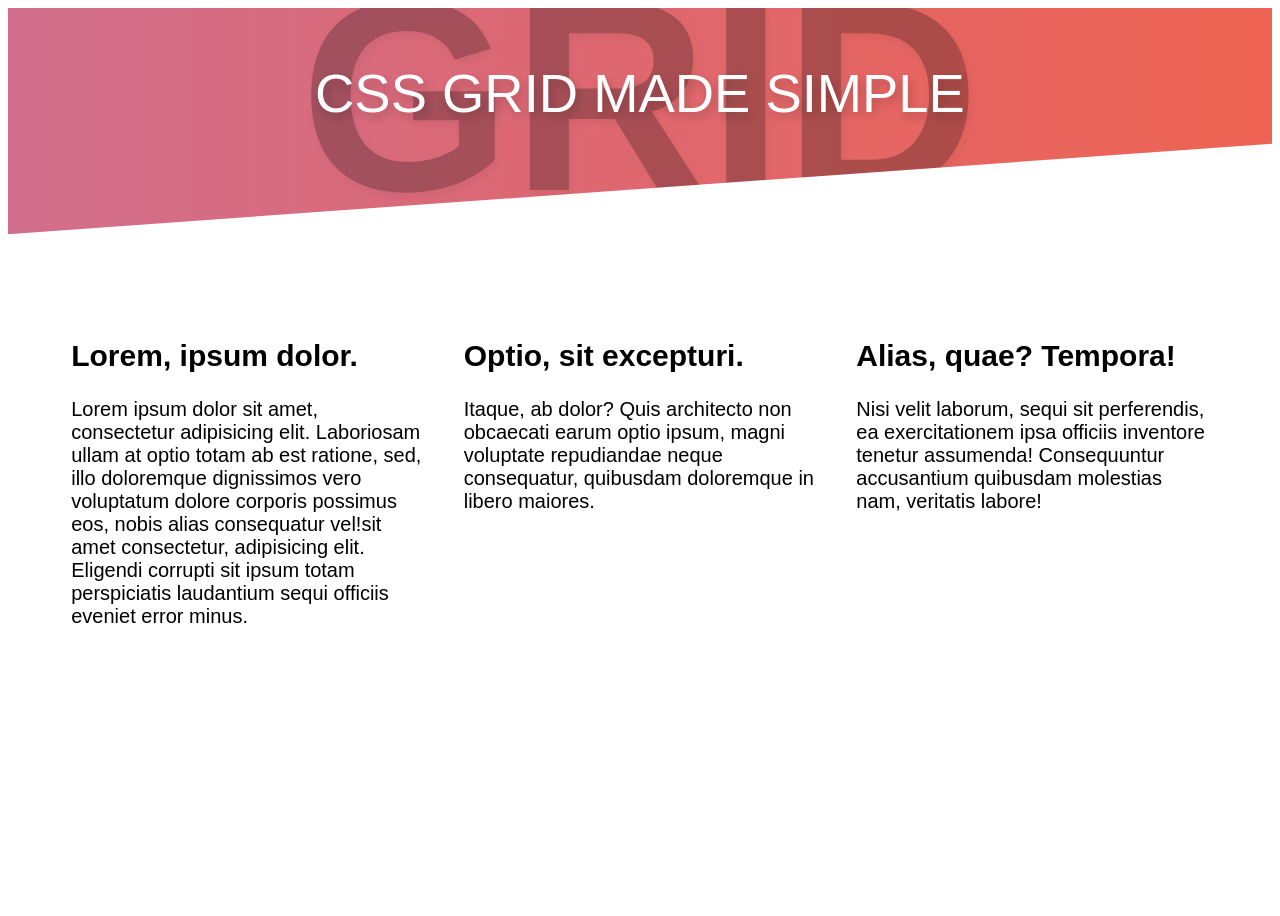
<file: grid-1/index.html>
<!DOCTYPE html>
<html lang="en">
  <head>
    <meta charset="UTF-8" />
    <meta name="viewport" content="width=device-width, initial-scale=1.0" />
    <link rel="stylesheet" href="./style.css">
    <title>Document</title>
  </head>

  <body>
    <h1 class="title">CSS Grid made simple<span>GRID</span></h1>

    <div class="columns">
      <div>
        <h2>Lorem, ipsum dolor.</h2>
        <p>
          Lorem ipsum dolor sit amet, consectetur adipisicing elit. Laboriosam
          ullam at optio totam ab est ratione, sed, illo doloremque dignissimos
          vero voluptatum dolore corporis possimus eos, nobis alias consequatur
          vel!sit amet consectetur, adipisicing elit. Eligendi corrupti sit
          ipsum totam perspiciatis laudantium sequi officiis eveniet error
          minus.
        </p>
      </div>
      <div>
        <h2>Optio, sit excepturi.</h2>
        <p>
          Itaque, ab dolor? Quis architecto non obcaecati earum optio ipsum,
          magni voluptate repudiandae neque consequatur, quibusdam doloremque in
          libero maiores.
        </p>
      </div>
      <div>
        <h2>Alias, quae? Tempora!</h2>
        <p>
          Nisi velit laborum, sequi sit perferendis, ea exercitationem ipsa
          officiis inventore tenetur assumenda! Consequuntur accusantium
          quibusdam molestias nam, veritatis labore!
        </p>
      </div>
    </div>
  </body>
</html>
</file>
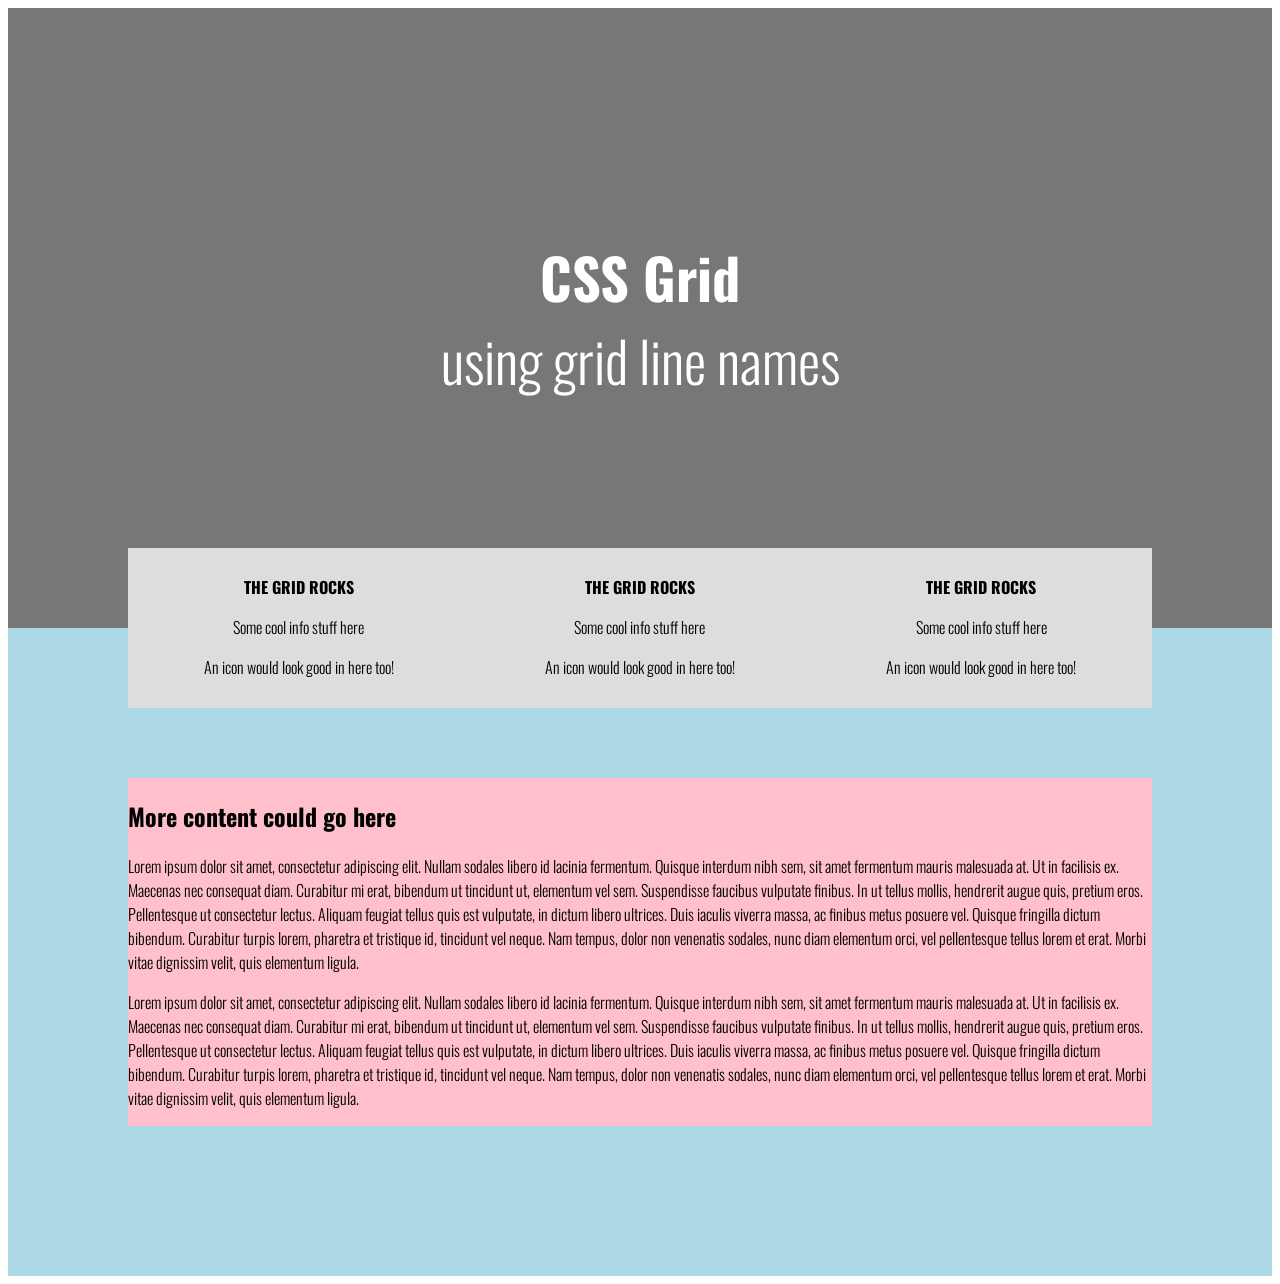
<file: grid-3/index.html>
<!DOCTYPE html>
<html lang="en">
  <head>
    <meta charset="UTF-8" />
    <meta name="viewport" content="width=device-width, initial-scale=1.0" />
    <link rel="stylesheet" href="./style.css" />
    <title>Document</title>
  </head>
  <body>
    <section class="section-one">
      <h1 class="title">CSS Grid<span>using grid line names</span></h1>
    </section>

    <section class="section-two">
      <div class="info">
        <h1 class="small-title">The Grid Rocks</h1>
        <p>Some cool info stuff here</p>
        <p>An icon would look good in here too!</p>
      </div>
      <div class="info">
        <h1 class="small-title">The Grid Rocks</h1>
        <p>Some cool info stuff here</p>
        <p>An icon would look good in here too!</p>
      </div>
      <div class="info">
        <h1 class="small-title">The Grid Rocks</h1>
        <p>Some cool info stuff here</p>
        <p>An icon would look good in here too!</p>
      </div>
    </section>

    <section class="section-three">
      <div class="container">
        <h1>More content could go here</h1>
        <p>
          Lorem ipsum dolor sit amet, consectetur adipiscing elit. Nullam
          sodales libero id lacinia fermentum. Quisque interdum nibh sem, sit
          amet fermentum mauris malesuada at. Ut in facilisis ex. Maecenas nec
          consequat diam. Curabitur mi erat, bibendum ut tincidunt ut, elementum
          vel sem. Suspendisse faucibus vulputate finibus. In ut tellus mollis,
          hendrerit augue quis, pretium eros. Pellentesque ut consectetur
          lectus. Aliquam feugiat tellus quis est vulputate, in dictum libero
          ultrices. Duis iaculis viverra massa, ac finibus metus posuere vel.
          Quisque fringilla dictum bibendum. Curabitur turpis lorem, pharetra et
          tristique id, tincidunt vel neque. Nam tempus, dolor non venenatis
          sodales, nunc diam elementum orci, vel pellentesque tellus lorem et
          erat. Morbi vitae dignissim velit, quis elementum ligula.
        </p>
        <p>
          Lorem ipsum dolor sit amet, consectetur adipiscing elit. Nullam
          sodales libero id lacinia fermentum. Quisque interdum nibh sem, sit
          amet fermentum mauris malesuada at. Ut in facilisis ex. Maecenas nec
          consequat diam. Curabitur mi erat, bibendum ut tincidunt ut, elementum
          vel sem. Suspendisse faucibus vulputate finibus. In ut tellus mollis,
          hendrerit augue quis, pretium eros. Pellentesque ut consectetur
          lectus. Aliquam feugiat tellus quis est vulputate, in dictum libero
          ultrices. Duis iaculis viverra massa, ac finibus metus posuere vel.
          Quisque fringilla dictum bibendum. Curabitur turpis lorem, pharetra et
          tristique id, tincidunt vel neque. Nam tempus, dolor non venenatis
          sodales, nunc diam elementum orci, vel pellentesque tellus lorem et
          erat. Morbi vitae dignissim velit, quis elementum ligula.
        </p>
      </div>
    </section>
  </body>
</html>
</file>
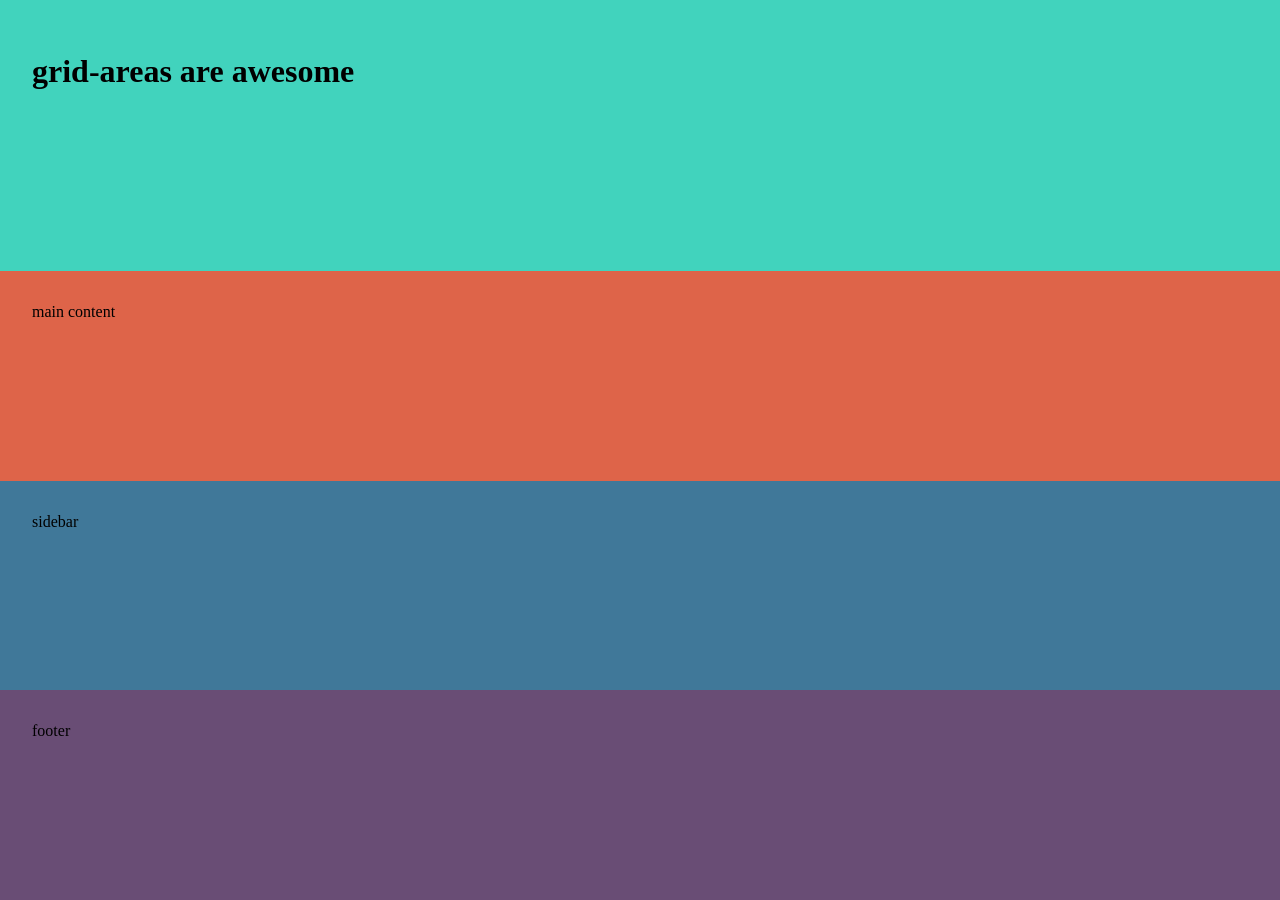
<file: grid-5_grid-areas/index.html>
<!DOCTYPE html>
<html lang="en">
  <head>
    <meta charset="UTF-8" />
    <meta name="viewport" content="width=device-width, initial-scale=1.0" />
    <link rel="stylesheet" href="./style.css" />
    <title>Document</title>
  </head>
  <body>
    <header>
      <h1>grid-areas are awesome</h1>
    </header>

    <div class="main-content">main content</div>

    <div class="sidebar">sidebar</div>

    <footer>footer</footer>
  </body>
</html>
</file>
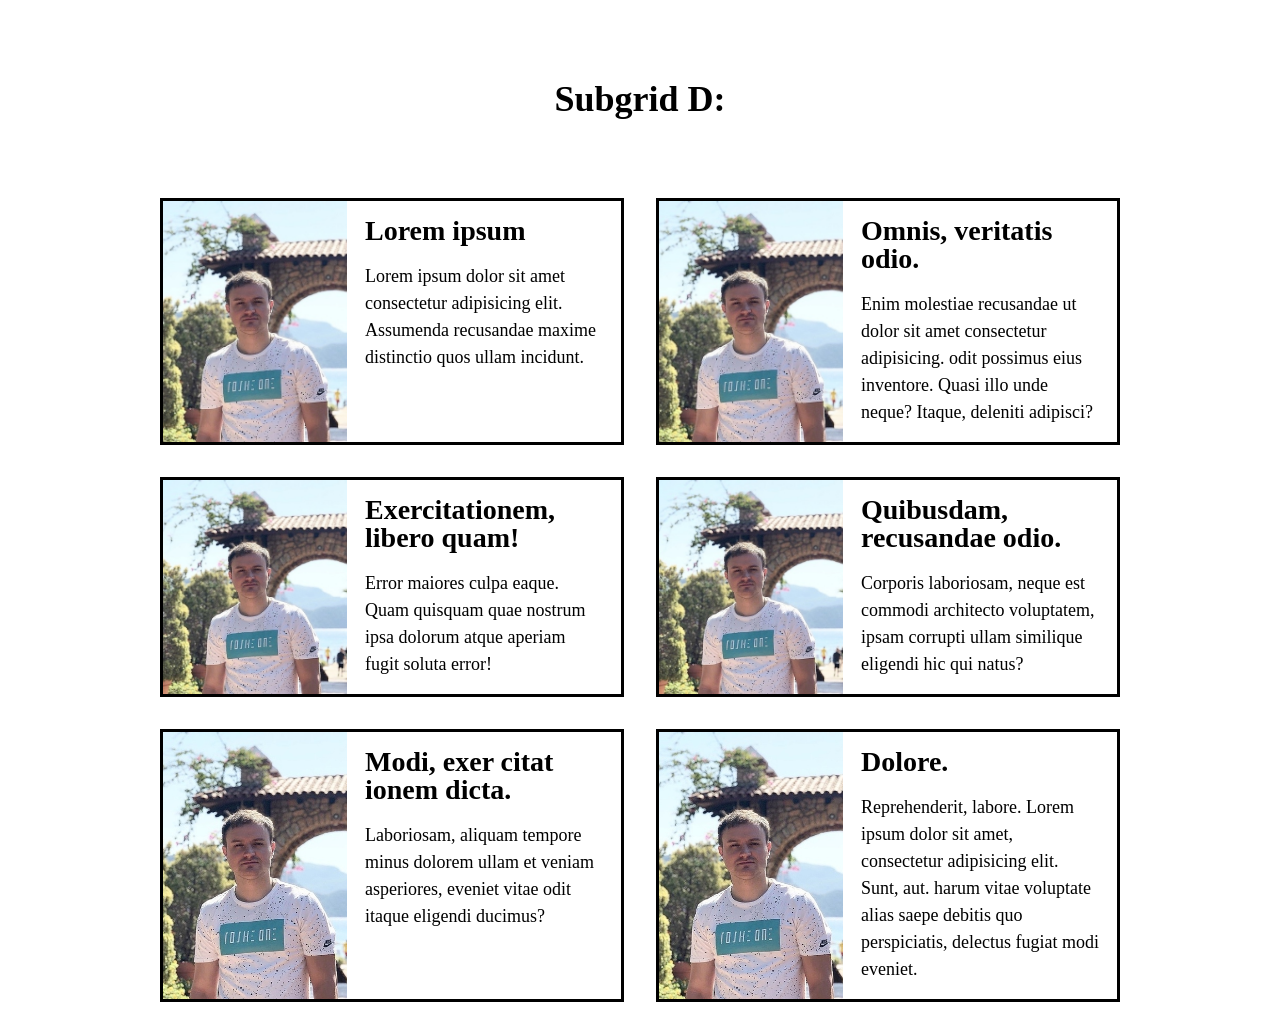
<file: grid-6_subgrid-1/index.html>
<!DOCTYPE html>
<html lang="en">
  <head>
    <meta charset="UTF-8" />
    <meta name="viewport" content="width=device-width, initial-scale=1.0" />
    <link rel="stylesheet" href="./style.css" />
    <title>Document</title>
  </head>
  <body>
    <h1>Subgrid D:</h1>
    <div class="card-grid">
      <div class="card">
        <h2>Lorem ipsum</h2>
        <p>
          Lorem ipsum dolor sit amet consectetur adipisicing elit. Assumenda
          recusandae maxime distinctio quos ullam incidunt.
        </p>
        <img src="./ava.jpeg" alt="" />
      </div>
      <div class="card">
        <h2>Omnis, veritatis odio.</h2>
        <p>
          Enim molestiae recusandae ut dolor sit amet consectetur adipisicing.
          odit possimus eius inventore. Quasi illo unde neque? Itaque, deleniti
          adipisci?
        </p>
        <img src="./ava.jpeg" alt="" />
      </div>
      <div class="card">
        <h2>Exercitationem, libero quam!</h2>
        <p>
          Error maiores culpa eaque. Quam quisquam quae nostrum ipsa dolorum
          atque aperiam fugit soluta error!
        </p>
        <img src="./ava.jpeg" alt="" />
      </div>
      <div class="card">
        <h2>Quibusdam, recusandae odio.</h2>
        <p>
          Corporis laboriosam, neque est commodi architecto voluptatem, ipsam
          corrupti ullam similique eligendi hic qui natus?
        </p>
        <img src="./ava.jpeg" alt="" />
      </div>
      <div class="card">
        <h2>Modi, exer citat ionem dicta.</h2>
        <p>
          Laboriosam, aliquam tempore minus dolorem ullam et veniam asperiores,
          eveniet vitae odit itaque eligendi ducimus?
        </p>
        <img src="./ava.jpeg" alt="" />
      </div>
      <div class="card">
        <h2>Dolore.</h2>
        <p>
          Reprehenderit, labore. Lorem ipsum dolor sit amet, consectetur
          adipisicing elit. Sunt, aut. harum vitae voluptate alias saepe debitis
          quo perspiciatis, delectus fugiat modi eveniet.
        </p>
        <img src="./ava.jpeg" alt="" />
      </div>
    </div>
  </body>
</html>
</file>
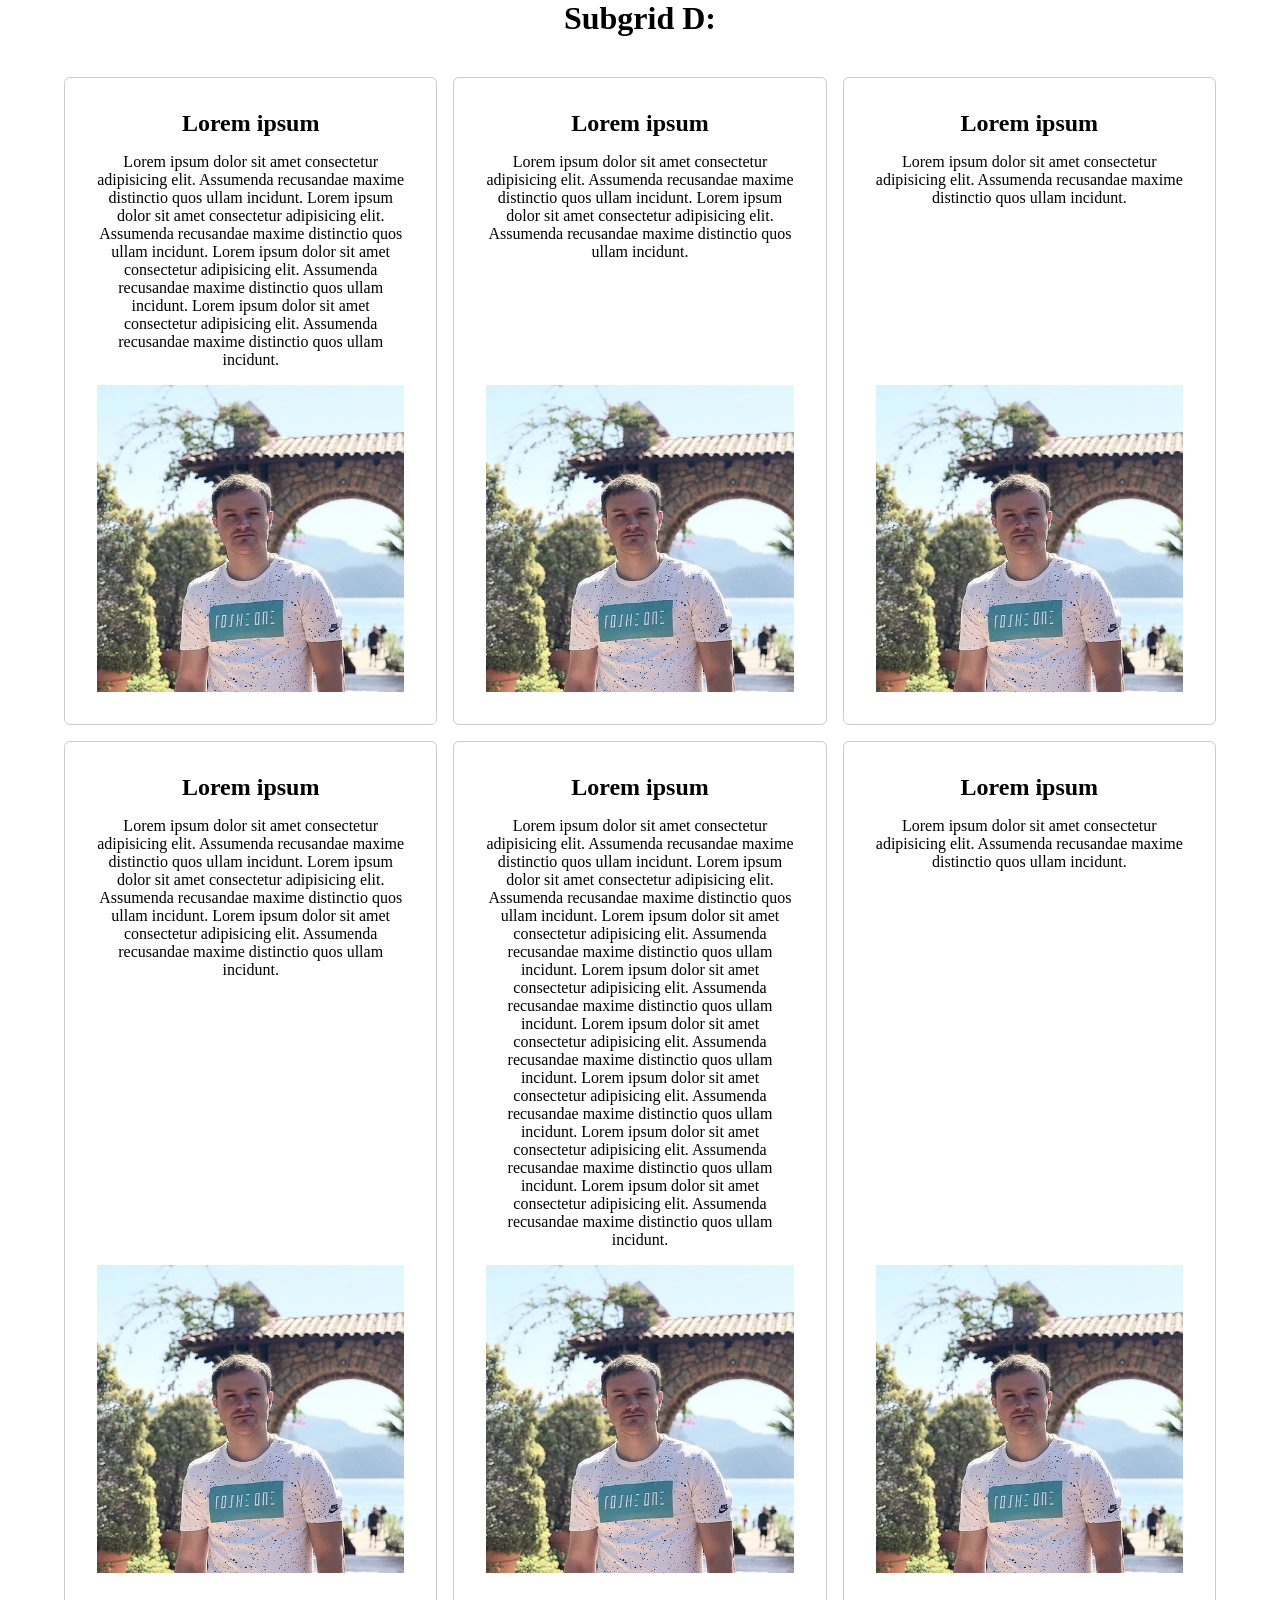
<file: grid-6_subgrid-2/index.html>
<!DOCTYPE html>
<html lang="en">
  <head>
    <meta charset="UTF-8" />
    <meta name="viewport" content="width=device-width, initial-scale=1.0" />
    <link rel="stylesheet" href="./style.css" />
    <title>Document</title>
  </head>
  <body>
    <h1>Subgrid D:</h1>
    <div class="wrapper">
      <div class="box">
        <h2>Lorem ipsum</h2>
        <p>
          Lorem ipsum dolor sit amet consectetur adipisicing elit. Assumenda
          recusandae maxime distinctio quos ullam incidunt. Lorem ipsum dolor
          sit amet consectetur adipisicing elit. Assumenda recusandae maxime
          distinctio quos ullam incidunt. Lorem ipsum dolor sit amet consectetur
          adipisicing elit. Assumenda recusandae maxime distinctio quos ullam
          incidunt. Lorem ipsum dolor sit amet consectetur adipisicing elit.
          Assumenda recusandae maxime distinctio quos ullam incidunt.
        </p>
        <img src="./ava.jpeg" alt="" />
      </div>
      <div class="box">
        <h2>Lorem ipsum</h2>
        <p>
          Lorem ipsum dolor sit amet consectetur adipisicing elit. Assumenda
          recusandae maxime distinctio quos ullam incidunt. Lorem ipsum dolor
          sit amet consectetur adipisicing elit. Assumenda recusandae maxime
          distinctio quos ullam incidunt.
        </p>
        <img src="./ava.jpeg" alt="" />
      </div>
      <div class="box">
        <h2>Lorem ipsum</h2>
        <p>
          Lorem ipsum dolor sit amet consectetur adipisicing elit. Assumenda
          recusandae maxime distinctio quos ullam incidunt.
        </p>
        <img src="./ava.jpeg" alt="" />
      </div>
      <div class="box">
        <h2>Lorem ipsum</h2>
        <p>
          Lorem ipsum dolor sit amet consectetur adipisicing elit. Assumenda
          recusandae maxime distinctio quos ullam incidunt. Lorem ipsum dolor
          sit amet consectetur adipisicing elit. Assumenda recusandae maxime
          distinctio quos ullam incidunt. Lorem ipsum dolor sit amet consectetur
          adipisicing elit. Assumenda recusandae maxime distinctio quos ullam
          incidunt.
        </p>
        <img src="./ava.jpeg" alt="" />
      </div>
      <div class="box">
        <h2>Lorem ipsum</h2>
        <p>
          Lorem ipsum dolor sit amet consectetur adipisicing elit. Assumenda
          recusandae maxime distinctio quos ullam incidunt. Lorem ipsum dolor
          sit amet consectetur adipisicing elit. Assumenda recusandae maxime
          distinctio quos ullam incidunt. Lorem ipsum dolor sit amet consectetur
          adipisicing elit. Assumenda recusandae maxime distinctio quos ullam
          incidunt. Lorem ipsum dolor sit amet consectetur adipisicing elit.
          Assumenda recusandae maxime distinctio quos ullam incidunt. Lorem
          ipsum dolor sit amet consectetur adipisicing elit. Assumenda
          recusandae maxime distinctio quos ullam incidunt. Lorem ipsum dolor
          sit amet consectetur adipisicing elit. Assumenda recusandae maxime
          distinctio quos ullam incidunt. Lorem ipsum dolor sit amet consectetur
          adipisicing elit. Assumenda recusandae maxime distinctio quos ullam
          incidunt. Lorem ipsum dolor sit amet consectetur adipisicing elit.
          Assumenda recusandae maxime distinctio quos ullam incidunt.
        </p>
        <img src="./ava.jpeg" alt="" />
      </div>
      <div class="box">
        <h2>Lorem ipsum</h2>
        <p>
          Lorem ipsum dolor sit amet consectetur adipisicing elit. Assumenda
          recusandae maxime distinctio quos ullam incidunt.
        </p>
        <img src="./ava.jpeg" alt="" />
      </div>
    </div>
  </body>
</html>
</file>
<file: grid-1/style.css>
.columns {
  margin: 5rem auto;
  width: min(90%, 75rem);
  display: grid;
  grid-auto-flow: row;
  gap: 2em;
}

@media (min-width: 55em) {
  .columns {
    grid-auto-flow: column;

    /* didn't mention this during the video
       but it ensures equal columns  */
    grid-auto-columns: 1fr;
  }
}

/* =========================
   GENERAL STYLES 
   NOT RELATED TO THE TIP
============================ */

*,
*::before,
*::after {
  box-sizing: border-box;
}

:root {
  --clr-primary: #ee6352;
  --clr-secondary: #d16e8d;
  --clr-accent: #F7F7FF;
  --clr-gradient: linear-gradient(-90deg, var(--clr-primary), var(--clr-secondary));
  --ff-title: bungee, sans-serif;
  --ff-body: canada-type-gibson, sans-serif;
  --fw-body: 300;
  --fw-bold: 800;
  --fw-title: 400;
  --fw-number: 800;
}

body {
  min-height: 100vh;
  font-family: var(--ff-body);
  font-weight: var(--fw-body);
  font-size: 1.25rem;
}

a {
  color: inherit;
}

a:hover,
a:focus {
  color: var(--clr-accent);
}

:focus {
  outline: 5px solid var(--clr-accent);
  outline-offset: 3px;
}

.title,
.credits {
  text-align: center;
  text-transform: uppercase;
  padding: 1em 0 2em;
  margin: 0;
  background: var(--clr-gradient);
  position: relative;
  z-index: 1000;
}

.title {
  font-size: calc(1rem + 3vw);
  font-family: var(--ff-title);
  font-weight: var(--fw-title);
  color: white;
  text-shadow: 3px 5px 10px rgba(0, 0, 0, .2);
  clip-path: polygon(0 0, 100% 0%, 100% 60%, 0% 100%);
}

.title span {
  font-weight: var(--fw-number);
  color: black;
  display: inline-block;
  position: absolute;
  left: 0;
  right: 0;
  font-size: 5em;
  top: -30%;
  z-index: -1;
  opacity: .25
}

.credits {
  font-family: var(--ff-title);
  width: 100%;
  margin: 0;
  padding: 6em 0 1em;
  clip-path: polygon(0 60%, 100% 0, 100% 100%, 0% 100%);
  color: rgba(black, .7);
}

.credits p:last-child {
  font-size: .8em;
}
</file>
<file: grid-3/style.css>
@import url('https://fonts.googleapis.com/css?family=Oswald:300,600');

body {
  font-family: 'Oswald', sans-serif;
  font-weight: 300;
  
  display: grid;
  grid-template-columns: [page-start] 1fr [content-start] 80vw [content-end] 1fr [page-end];
  /* grid-template-columns: 1fr 80vw 1fr; */
  grid-template-rows: [hero-start] 60vh [info-start] 5em [hero-end] 5em [info-end] auto [bottom];
  /* grid-template-rows: 60vh 5em 5em auto; */
}

.title {
  color: white;
  font-size: 3.5rem;
}

.title span {
  font-weight: 300;
  display: block;
}

.small-title {
  font-size: 1rem;
  text-transform: uppercase;
}

.section-one {
  background: url(//unsplash.it/1000/800);
  background-color: #777;
  background-blend-mode: multiply;
  background-size: cover;
  text-align: center;
  
  /* grid-column: 1 / 4; */
  grid-column: page-start / page-end;
  grid-row: hero-start / hero-end;
  
  display: flex;
  justify-content: center;
  align-items: center;
}

.section-two {
  background: #DDD;
  text-align: center;
  
  display: flex;
  justify-content: space-around;
  align-items: center;
  
  grid-column: content-start / content-end;
  /* grid-column: 2 / 3; */
  grid-row: info-start / info-end;
  z-index: 10;
}

.section-three {
  background: lightblue;
  grid-column: page-start / page-end;
  grid-row: hero-end / bottom;
  padding: 150px 0;
  
  display: grid;
  grid-template-columns: inherit;
}

.container {
  background: pink;
  grid-column: content-start / content-end;
}
</file>
<file: grid-5_grid-areas/style.css>
* {
  box-sizing: border-box;
}

body {
  margin: 0;
  min-height: 100vh;
}

header,
.main-content,
.sidebar,
footer {
  padding: 2em;
}

header {
  background: #41d3bd;
}

.main-content {
  background: #de6449;
}

.sidebar {
  background: #407899;
}

footer {
  background: #694d75;
}

body {
  display: grid;
  /* grid-template-columns: 1.5em 1fr 1.5em; */
  /* grid-template-areas:
    "header header header"
    ". main ."
    ". side ."
    "footer footer footer"; */
}

@media only screen and (min-width: 860px) {
  /* body { */
  /* grid-template-columns: 1.5em minmax(400px, 650px) minmax(200px, 350px) 1.5em; */
  /* grid-template-areas:
      "header header header header"
      ". main side ."
      "footer footer footer footer";
  } */
}

@media only screen and (min-width: 860px) {
  /* body {
    grid-template-columns: minmax(1.5em, 1fr) minmax(650px, 960px) 450px minmax(
        1.5em,
        1fr
      );
    grid-template-areas:
      "header header header header"
      ". main side ."
      "footer footer footer footer";
  } */
}

header {
  /* grid-column: header / header; */
}

.main-content {
  /* grid-area: main; */
}

.sidebar {
  /* grid-area: side; */
}

footer {
  /* grid-area: footer; */
}
</file>
<file: grid-6_subgrid-1/style.css>
body {
  font-size: 1.125rem;
  line-height: 1.5;
}

.card-grid {
  display: grid;
  gap: 2rem;
  /* grid-template-columns: repeat(4, 1fr); */
  grid-template-columns:
    minmax(6ch, 20ch) 1fr
    minmax(6ch, 20ch) 1fr;

  width: min(90%, 60rem);
  margin-inline: auto;
}

.card {
  grid-column: span 2;

  display: grid;
  grid-template-columns: subgrid;

  /* grid-template-columns: minmax(6ch, 20ch) 1fr; */
  grid-template-rows: min-content 1fr;
  gap: 1em;
  border: 3px solid black;
}

.card h2 {
  grid-column: 2;
  padding-top: 1rem;
  padding-right: 1em;
  font-size: 1.75rem;
  line-height: 1;
}

.card p {
  grid-column: 2;
  padding-bottom: 1rem;
  padding-right: 1em;
}

.card img {
  grid-column: 1;
  grid-row: 1 / span 2;
  width: 100%;
  height: 100%;
  object-fit: cover;
}

img {
  max-width: 100%;
}

h2,
h3,
p {
  margin: 0;
}

h1 {
  margin: 2em;
  text-align: center;
}
</file>
<file: grid-6_subgrid-2/style.css>
* {
  margin: 0;
}

body {
  width: 90%;
  margin-inline: auto;
}

h1 {
  text-align: center;
  margin-bottom: 40px;
}

img {
  max-width: 100%;
  display: block;
}

.wrapper {
  display: grid;
  /* will break into new row if the width is less than 350px */
  grid-template-columns: repeat(auto-fit, minmax(350px, 1fr));
  
  /* grid-template-rows: repeat(3, auto); */
  gap: 1rem;
}

.box {
  display: grid;
  grid-row: span 3;
  grid-template-rows: subgrid;
  gap: 1rem;

  border: 1px solid #ccc;
  border-radius: 6px;
  padding: 2rem;
  text-align: center;
}
</file>
